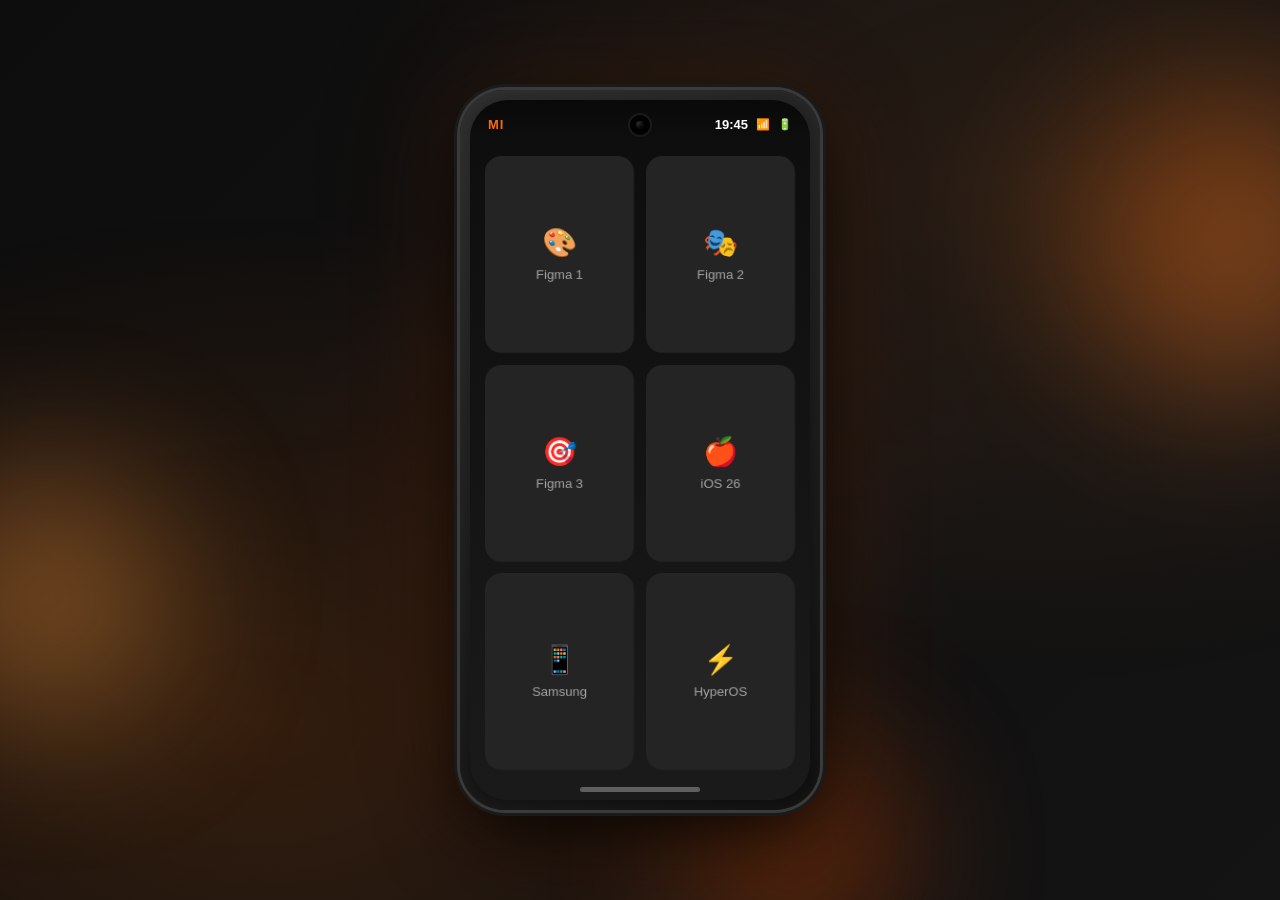
<file: index.html>
<!DOCTYPE html>
<html lang="en">
<head>
    <meta charset="UTF-8">
    <meta name="viewport" content="width=device-width, initial-scale=1.0, maximum-scale=1.0, user-scalable=no">
    <title>Xiaomi HyperOS 2.0</title>
    <link rel="stylesheet" href="style.css">
</head>
<body>
    <!-- Xiaomi Splash Screen -->
    <div id="xiaomiSplash" class="xiaomi-splash">
        <div class="xiaomi-logo">
            <svg viewBox="0 0 100 100" class="mi-logo">
                <rect x="10" y="10" width="35" height="35" rx="8" fill="#FF6900"/>
                <rect x="55" y="10" width="35" height="35" rx="8" fill="#FF6900"/>
                <rect x="10" y="55" width="35" height="35" rx="8" fill="#FF6900"/>
                <rect x="55" y="55" width="35" height="35" rx="8" fill="#FF6900"/>
            </svg>
        </div>
        <div class="xiaomi-text">xiaomi</div>
        <div class="xiaomi-tagline">HyperOS 2.0</div>
    </div>

    <!-- Xiaomi Background Orbs -->
    <div class="xiaomi-orb orange-1"></div>
    <div class="xiaomi-orb orange-2"></div>
    <div class="xiaomi-orb orange-3"></div>

    <!-- Phone Frame -->
    <div class="phone-frame">
        <!-- Phone Notch -->
        <div class="phone-notch">
            <div class="notch-camera"></div>
        </div>
        
        <!-- Phone Screen -->
        <div class="phone-screen">
            <!-- Status Bar -->
            <div class="xiaomi-status-bar">
                <div class="status-left">
                    <span class="mi-brand-small">MI</span>
                </div>
                <div class="status-right">
                    <span class="time" id="statusTime">12:00</span>
                    <span class="status-icon">📶</span>
                    <span class="status-icon">🔋</span>
                </div>
            </div>

            <!-- Main Content -->
            <div class="xiaomi-grid">
            <button class="xiaomi-btn" id="btt">
                <span class="btn-icon">🎨</span>
                <span class="btn-text">Figma 1</span>
            </button>
            <button class="xiaomi-btn" id="btt1">
                <span class="btn-icon">🎭</span>
                <span class="btn-text">Figma 2</span>
            </button>
            <button class="xiaomi-btn" id="btt2">
                <span class="btn-icon">🎯</span>
                <span class="btn-text">Figma 3</span>
            </button>
            <button class="xiaomi-btn" id="btt3">
                <span class="btn-icon">🍎</span>
                <span class="btn-text">iOS 26</span>
            </button>
            <button class="xiaomi-btn" id="btt4">
                <span class="btn-icon">📱</span>
                <span class="btn-text">Samsung</span>
            </button>
            <button class="xiaomi-btn" id="btt5">
                <span class="btn-icon">⚡</span>
                <span class="btn-text">HyperOS</span>
            </button>
            </div>
            
            <!-- Home Indicator -->
            <div class="xiaomi-home-indicator"></div>
        </div>
    </div>

    <script src="script.js"></script>
</body>
</html>
</file>
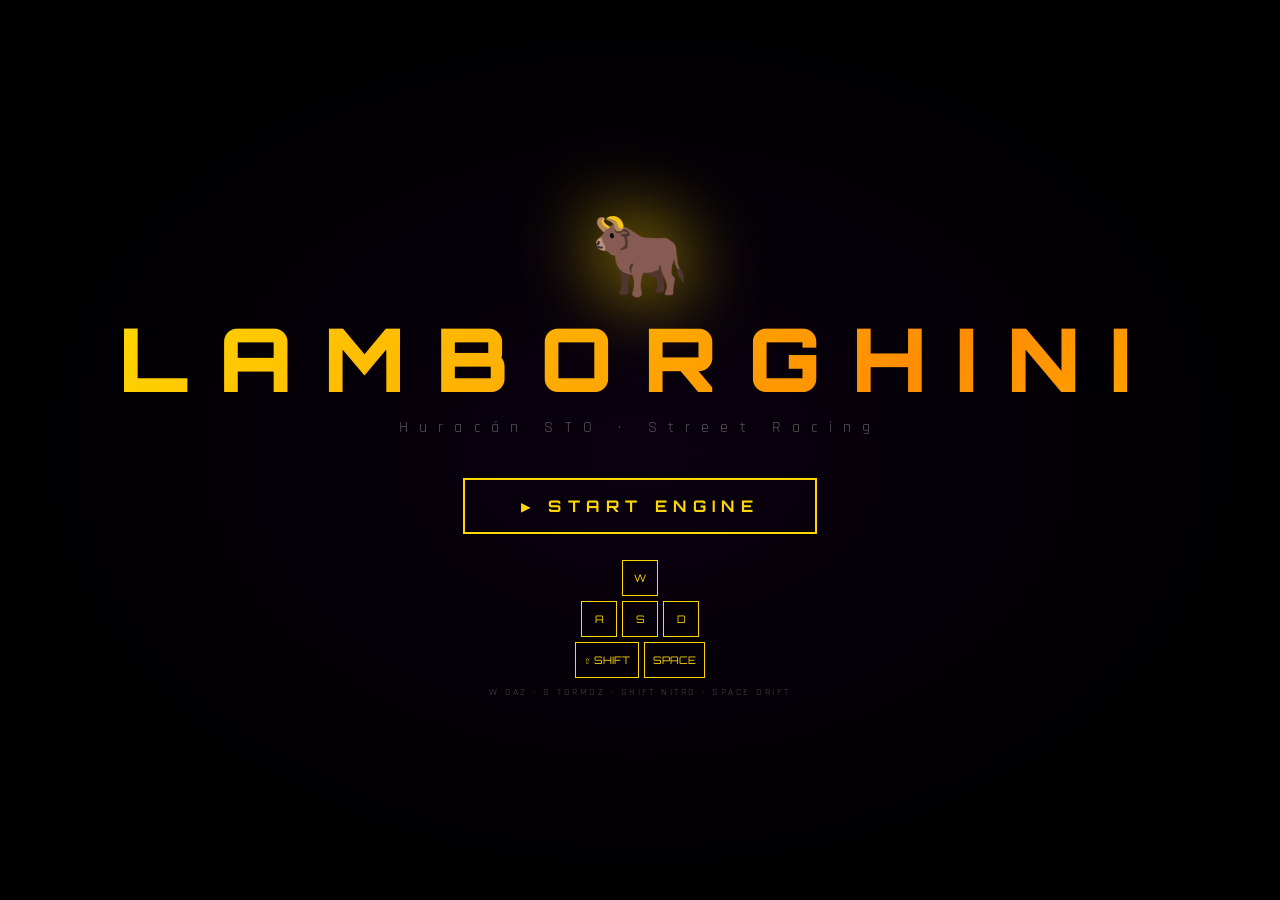
<file: in1.html>
<!DOCTYPE html>
<html lang="en">
<head>
<meta charset="UTF-8">
<title>LAMBORGHINI HURACÁN — STREET RACING</title>
<style>
@import url('https://fonts.googleapis.com/css2?family=Orbitron:wght@400;700;900&family=Rajdhani:wght@300;500;700&display=swap');
*{margin:0;padding:0;box-sizing:border-box}
body{background:#000;overflow:hidden;font-family:'Orbitron',monospace}
canvas{display:block}
#intro{position:fixed;inset:0;background:radial-gradient(ellipse at center,#0a0010 0%,#000 70%);display:flex;flex-direction:column;align-items:center;justify-content:center;z-index:100;transition:opacity 0.8s}
#intro.fade{opacity:0;pointer-events:none}
.bull{font-size:80px;display:block;animation:floatBull 3s ease-in-out infinite;filter:drop-shadow(0 0 40px #FFD700)}
.brand{font-size:clamp(2.5rem,7vw,5.5rem);font-weight:900;letter-spacing:.35em;background:linear-gradient(135deg,#FFD700 0%,#FF8C00 40%,#FFD700 80%);-webkit-background-clip:text;-webkit-text-fill-color:transparent;background-size:200%;animation:shimmer 2s linear infinite}
.model{font-family:'Rajdhani',sans-serif;font-size:1rem;letter-spacing:.7em;color:#555;margin-top:4px}
.sbtn{margin-top:40px;background:transparent;border:2px solid #FFD700;color:#FFD700;font-family:'Orbitron',monospace;font-size:1rem;font-weight:700;letter-spacing:.4em;padding:1rem 3.5rem;cursor:pointer;transition:.3s;animation:pulseBorder 2s ease-in-out infinite;pointer-events:all;display:block}
.sbtn:hover{background:#FFD700;color:#000;box-shadow:0 0 60px #FFD700}
.hgrid{margin-top:26px;display:flex;flex-direction:column;gap:5px;align-items:center;opacity:.45}
.hrow{display:flex;gap:5px;justify-content:center}
.hk{min-width:36px;height:36px;padding:0 8px;border:1px solid #FFD700;display:flex;align-items:center;justify-content:center;font-size:.65rem;color:#FFD700;font-family:'Orbitron',monospace}
.hl{font-family:'Rajdhani',sans-serif;font-size:.62rem;letter-spacing:.25em;color:#444;margin-top:3px;text-align:center}
#hud{position:fixed;top:0;left:0;right:0;display:flex;justify-content:space-between;align-items:flex-start;padding:18px 22px;pointer-events:none;z-index:20}
.hbox{background:rgba(0,0,0,.8);border:1px solid rgba(255,215,0,.2);backdrop-filter:blur(12px);padding:10px 16px}
.hlbl{font-size:.46rem;letter-spacing:.4em;color:#444;font-family:'Rajdhani',sans-serif;font-weight:600}
.hval{font-size:1.9rem;font-weight:900;color:#FFD700;line-height:1;text-shadow:0 0 10px #FFD700}
#keys{position:fixed;bottom:18px;left:18px;display:flex;flex-direction:column;gap:4px;pointer-events:none;z-index:20}
.krow{display:flex;gap:4px;justify-content:center}
.kb{min-width:38px;height:38px;padding:0 6px;border:1px solid rgba(255,215,0,.22);background:rgba(0,0,0,.65);display:flex;align-items:center;justify-content:center;font-size:.62rem;color:rgba(255,215,0,.38);font-family:'Orbitron',monospace;font-weight:700;transition:.07s;border-radius:3px}
.kb.on{background:#FFD700;color:#000;box-shadow:0 0 16px #FFD700;border-color:#FFD700}
.kb.drift-on{background:#FF00FF;color:#fff;box-shadow:0 0 20px #FF00FF;border-color:#FF00FF}
.kb.nitro-on{background:linear-gradient(135deg,#00FFFF,#7700FF);color:#fff;box-shadow:0 0 22px #00FFFF;border-color:#00FFFF}
#nwrap{position:fixed;bottom:18px;left:50%;transform:translateX(-50%);width:200px;pointer-events:none;z-index:20}
.nlbl{font-size:.46rem;letter-spacing:.5em;color:#FF8C00;font-family:'Rajdhani',sans-serif;text-align:center;margin-bottom:3px}
.ntrack{height:5px;background:rgba(255,140,0,.1);border:1px solid rgba(255,140,0,.22);border-radius:3px;overflow:hidden}
.nfill{height:100%;background:linear-gradient(90deg,#FF4400,#FFD700);border-radius:3px;transition:.04s}
#dmeter{position:fixed;top:50%;right:16px;transform:translateY(-50%);width:7px;height:100px;background:rgba(255,0,255,.08);border:1px solid rgba(255,0,255,.18);border-radius:4px;overflow:hidden;pointer-events:none;z-index:20}
#dfill{width:100%;height:0%;background:linear-gradient(180deg,#FF00FF,#FF4400);border-radius:4px;position:absolute;bottom:0;transition:.04s}
#gameover{position:fixed;inset:0;background:rgba(0,0,0,.88);display:none;flex-direction:column;align-items:center;justify-content:center;z-index:80;backdrop-filter:blur(10px)}
#gameover.show{display:flex}
.gotitle{font-size:clamp(3rem,10vw,8rem);font-weight:900;color:#FF0033;letter-spacing:.1em;text-shadow:0 0 60px rgba(255,0,51,.7);animation:shk .4s ease-out}
.goscore{margin-top:8px;font-family:'Rajdhani',sans-serif;font-size:1.3rem;color:#888;letter-spacing:.3em}.goscore span{color:#FFD700;font-weight:700}
.gobtn{margin-top:28px;background:transparent;border:2px solid #FFD700;color:#FFD700;font-family:'Orbitron',monospace;font-size:.88rem;font-weight:700;letter-spacing:.4em;padding:.9rem 2.5rem;cursor:pointer;transition:.3s;pointer-events:all;animation:pulseBorder 1.5s ease-in-out infinite}
.gobtn:hover{background:#FFD700;color:#000}
@keyframes floatBull{0%,100%{transform:translateY(0)}50%{transform:translateY(-10px)}}
@keyframes shimmer{0%{background-position:200% 0}100%{background-position:-200% 0}}
@keyframes pulseBorder{0%,100%{box-shadow:0 0 6px rgba(255,215,0,.2)}50%{box-shadow:0 0 26px rgba(255,215,0,.7),0 0 52px rgba(255,140,0,.35)}}
@keyframes shk{0%,100%{transform:translate(0)}25%{transform:translate(-12px,-8px) rotate(-2deg)}75%{transform:translate(10px,6px) rotate(1.5deg)}}
@keyframes zin{from{opacity:0;transform:scale(.5)}to{opacity:1;transform:scale(1)}}
</style>
</head>
<body>

<div id="intro">
  <div style="text-align:center;animation:zin 1s cubic-bezier(.16,1,.3,1) both">
    <span class="bull">🐂</span>
    <div class="brand">LAMBORGHINI</div>
    <div class="model">Huracán STO · Street Racing</div>
  </div>
  <button class="sbtn" id="startBtn" style="animation:zin 1s .3s cubic-bezier(.16,1,.3,1) both;opacity:0">▶ START ENGINE</button>
  <div class="hgrid" style="animation:zin 1s .55s both;opacity:0">
    <div class="hrow"><div class="hk">W</div></div>
    <div class="hrow"><div class="hk">A</div><div class="hk">S</div><div class="hk">D</div></div>
    <div class="hrow"><div class="hk">⇧ SHIFT</div><div class="hk">SPACE</div></div>
    <div class="hl">W GAZ · S TORMOZ · SHIFT NITRO · SPACE DRIFT</div>
  </div>
</div>

<div id="hud">
  <div class="hbox"><div class="hlbl">SCORE</div><div class="hval" id="hScore">0</div></div>
  <div class="hbox" style="text-align:center"><div class="hlbl">LAMBORGHINI HURACÁN STO</div><div style="color:#FF8C00;font-size:.78rem;letter-spacing:.5em;font-family:Rajdhani,sans-serif;font-weight:700">◆ STREET RACING ◆</div></div>
  <div class="hbox"><div class="hlbl">BEST</div><div class="hval" id="hBest">0</div></div>
</div>

<div id="keys">
  <div class="krow"><div class="kb" id="kW">W</div></div>
  <div class="krow"><div class="kb" id="kA">A</div><div class="kb" id="kS">S</div><div class="kb" id="kD">D</div></div>
  <div class="krow"><div class="kb" id="kSh">⇧ SHIFT</div><div class="kb" id="kSp">SPACE</div></div>
</div>

<div id="nwrap">
  <div class="nlbl" id="nlbl">⇧ NITRO</div>
  <div class="ntrack"><div class="nfill" id="nfill"></div></div>
</div>

<div id="dmeter"><div id="dfill"></div></div>

<div id="gameover">
  <div class="gotitle">CRASH!</div>
  <div class="goscore">SCORE: <span id="goScore">0</span></div>
  <button class="gobtn" id="goBtn">↺ RESTART</button>
</div>

<canvas id="c"></canvas>
<canvas id="sp" width="170" height="170" style="position:fixed;bottom:18px;right:18px;pointer-events:none;z-index:20"></canvas>

<script>
const canvas=document.getElementById('c'),ctx=canvas.getContext('2d');
const sc=document.getElementById('sp'),sctx=sc.getContext('2d');
let W,H;
function resize(){W=canvas.width=window.innerWidth;H=canvas.height=window.innerHeight;calcRoad();}
window.addEventListener('resize',resize);

// INPUT
const K={};
document.addEventListener('keydown',e=>{K[e.key]=true;K[e.key.toLowerCase()]=true;e.preventDefault();});
document.addEventListener('keyup',  e=>{K[e.key]=false;K[e.key.toLowerCase()]=false;});
const ik=(...a)=>a.some(k=>!!K[k]);

// ROAD
let roadX,roadW;
function calcRoad(){roadW=Math.min(560,W*0.55);roadX=(W-roadW)/2;}

// GAME STATE
let active=false,frame=0,score=0,best=0;

// CAR
const CW=44,CH=88;
let car={sx:0,sy:0,speed:0,vx:0,angle:0,heading:0,drift:0,drifting:false,nitro:100,alive:true};

// PHYSICS CONSTANTS
const MAX_SPD   = 9;    // normal max px/frame  → 220 km/h display
const MAX_NIT   = 14;   // nitro max → 320 km/h
const FRICTION  = 0.965; // inertia — W qo'yilganda uzoq ketadi
const BRAKE_F   = 0.82;
const LAT_DAMP  = 0.84;

// ACCELERATION CURVE: sekin boshlanib, o'rta tezlikda tez, oxirida yana qiyin
function getAccel(spd,maxS){
  const r=spd/maxS;
  if(r<0.12) return 0.048;   // 0→10  km/h  — juda sekin start
  if(r<0.30) return 0.040;   // 10→50 km/h
  if(r<0.55) return 0.030;   // 50→120 km/h
  if(r<0.78) return 0.018;   // 120→200 km/h
  return 0.007;               // 200→320 km/h — qiyin
}

// KMH DISPLAY: speed(px/frame) → km/h
function toKmh(s){
  const t=Math.min(1,s/MAX_NIT);
  return Math.round(t*t*(3-2*t)*320);
}

// WORLD
let scroll=0;
let lines=[],bldgs=[],obs=[],parts=[],exh=[],skids=[];

function mkB(y){
  const side=Math.random()<.5?'L':'R';
  const bw=55+Math.random()*115,bh=65+Math.random()*210;
  const bx=side==='L'?roadX-14-bw-Math.random()*75:roadX+roadW+14+Math.random()*75;
  return{x:bx,y,w:bw,h:bh,side,
    clr:`hsl(${208+Math.random()*45},${11+Math.random()*13}%,${5+Math.random()*9}%)`,
    wc:`rgba(${Math.random()<.4?255:50},${Math.random()*70},0,${.1+Math.random()*.18})`,
    neon:Math.random()<.33,nc:`hsl(${Math.random()*360},100%,55%)`};
}

function initGame(){
  calcRoad();frame=0;score=0;
  car.sx=W/2;car.sy=H*.72;
  car.speed=0;car.vx=0;car.angle=0;car.heading=0;
  car.drift=0;car.drifting=false;car.nitro=100;car.alive=true;
  obs=[];parts=[];exh=[];skids=[];scroll=0;lines=[];bldgs=[];
  for(let i=0;i<18;i++) lines.push({y:i*(H/8)});
  for(let i=0;i<35;i++) bldgs.push(mkB(Math.random()*H*4-H));
  document.getElementById('gameover').classList.remove('show');
  active=true;
}

function spawnOb(){
  const lw=roadW/4,lane=Math.floor(Math.random()*4);
  const cx=roadX+lane*lw+lw/2;
  const t=Math.random()<.18?'truck':'car';
  const cc=['#e74c3c','#3498db','#2ecc71','#9b59b6','#e67e22','#ecf0f1','#1abc9c'];
  obs.push({x:cx,y:-130,w:t==='truck'?50:38,h:t==='truck'?108:78,type:t,clr:cc[Math.floor(Math.random()*cc.length)],spd:.4+Math.random()*.85});
}

// UPDATE
function update(){
  if(!active||!car.alive) return;
  frame++;

  const gas  =ik('w','W','ArrowUp');
  const brake=ik('s','S','ArrowDown');
  const left =ik('a','A','ArrowLeft');
  const right=ik('d','D','ArrowRight');
  const nitro=ik('Shift','shift');
  const drift=ik(' ');

  score+=car.speed*0.055;

  // === FORWARD PHYSICS ===
  const maxS=(nitro&&car.nitro>5)?MAX_NIT:MAX_SPD;
  if(gas){
    const a=getAccel(car.speed,maxS);
    car.speed=Math.min(maxS,car.speed+a);
    if(nitro&&car.nitro>5) car.nitro=Math.max(0,car.nitro-0.55);
    else car.nitro=Math.min(100,car.nitro+0.1);
  } else if(brake){
    // Tormoz — tezlik va yon harakat ikkalasi ham kamayadigan real tormoz
    car.speed *= BRAKE_F;
    car.vx    *= BRAKE_F;  // yon inertia ham tormozlanadi
    if(car.speed < 0.05) car.speed = 0;
    car.nitro = Math.min(100, car.nitro + 0.28);
  } else {
    // W qo'yildi — inertia! uzoq ketadi, sekin-sekin to'xtaydi
    car.speed*=FRICTION;
    if(car.speed<0.03) car.speed=0;
    car.nitro=Math.min(100,car.nitro+0.16);
  }

  // === DRIFT ===
  // Speed ratio 0..1
  const sf = Math.min(1, car.speed / MAX_SPD);

  if(drift && car.speed > 1.2){
    car.drifting = true;
    car.drift = Math.min(1, car.drift + 0.055);
  } else {
    car.drifting = false;
    car.drift = Math.max(0, car.drift - 0.04);
  }

  // === STEERING ===
  // Tezlik qancha ko'p bo'lsa, burilish shuncha ta'sirchan (real mashina)
  // Lekin juda past tezlikda (to'xtab qolganda) burilish ishlamaydi
  const steerPower = sf * sf * 0.55 + sf * 0.2; // kvadratik — tez ketganda keskin
  const driftMult = car.drifting ? 2.2 : 1.0;

  if(left && car.speed > 0.2){
    car.vx -= steerPower * driftMult;
    // Visual angle — tez ketganda ko'proq egiladi
    car.angle = Math.max(car.angle - (2 + sf * 4), -22);
    car.heading = Math.max(car.heading - (1.2 + sf * 1.8) * driftMult, -24);
  } else if(right && car.speed > 0.2){
    car.vx += steerPower * driftMult;
    car.angle = Math.min(car.angle + (2 + sf * 4),  22);
    car.heading = Math.min(car.heading + (1.2 + sf * 1.8) * driftMult,  24);
  } else {
    // Ruletor markaz qaytadi — tez qaytsin
    car.heading *= car.drifting ? 0.97 : 0.78;
    car.angle   *= car.drifting ? 0.97 : 0.76;
  }

  // Yon inertia — tezlikka qarab seziladi
  // Tez ketganda yon harakat kamroq seziladi (understeering effect)
  const latFriction = car.drifting ? 0.91 : (0.72 + sf * 0.18);
  car.vx *= latFriction;

  // Max yon tezlik — tezlikga proporsional
  const maxLat = 4 + sf * 7;
  car.vx = Math.max(-maxLat, Math.min(maxLat, car.vx));

  // === POSITION ===
  car.sx+=car.vx;
  if(car.drifting) car.sy+=car.vx*0.1;
  car.sy=Math.max(H*.5,Math.min(H*.86,car.sy));
  const mg=CW/2+6;
  if(car.sx<roadX+mg){car.sx=roadX+mg;car.vx=Math.max(0,car.vx);}
  if(car.sx>roadX+roadW-mg){car.sx=roadX+roadW-mg;car.vx=Math.min(0,car.vx);}

  // === WORLD SCROLL ===
  const sc2=car.speed;
  scroll+=sc2;
  lines.forEach(m=>{m.y+=sc2;if(m.y>H+40)m.y=-40;});
  bldgs.forEach(b=>{
    b.y+=sc2*0.27;
    if(b.y>H+b.h+60){b.y=-(b.h+60);Object.assign(b,mkB(b.y));
      b.x=b.side==='L'?roadX-14-b.w-Math.random()*75:roadX+roadW+14+Math.random()*75;}
  });

  // Skid marks
  if(car.drifting&&car.speed>1&&frame%2===0)
    skids.push({x:car.sx,y:car.sy+CH*.34,len:20,life:1});
  skids.forEach(sk=>{sk.y+=sc2;sk.life-=.008;});
  skids=skids.filter(s=>s.life>0&&s.y<H+70);

  // Obstacles
  const rate=Math.max(26,80-Math.floor(score/160));
  if(car.speed>0.4&&frame%rate===0) spawnOb();
  obs.forEach(ob=>{
    ob.y+=sc2*(0.22+ob.spd);
    if(car.alive&&Math.abs(ob.x-car.sx)<(ob.w+CW)/2-4&&Math.abs(ob.y-car.sy)<(ob.h+CH)/2-5) doCrash();
  });
  obs=obs.filter(o=>o.y<H+160);

  // Exhaust
  if(frame%2===0) spawnExh(nitro&&car.nitro>5,car.drifting);
  exh.forEach(e=>{e.x+=e.vx;e.y+=e.vy;e.life-=.062;e.sz*=1.05;});
  exh=exh.filter(e=>e.life>0);

  parts.forEach(p=>{p.x+=p.vx;p.y+=p.vy;p.vy+=.2;p.life-=.019;p.sz*=.97;});
  parts=parts.filter(p=>p.life>0);

  // KEY UI
  // Key UI — faqat bosilgan tugma yonsin
  setK('kW', gas);
  setK('kS', brake);
  setK('kA', left && !car.drifting);
  setK('kD', right && !car.drifting);
  if(left  && car.drifting) document.getElementById('kA').className='kb drift-on';
  if(right && car.drifting) document.getElementById('kD').className='kb drift-on';
  if(!left  && !car.drifting) setK('kA', false);
  if(!right && !car.drifting) setK('kD', false);
  setKSp('kSp', car.drifting);
  const ksh=document.getElementById('kSh');
  ksh.className='kb'+(nitro&&car.nitro>5?' nitro-on':'');
  document.getElementById('nfill').style.width=car.nitro+'%';
  document.getElementById('nfill').style.background=nitro?'linear-gradient(90deg,#00FFFF,#AA00FF)':'linear-gradient(90deg,#FF4400,#FFD700)';
  document.getElementById('nlbl').textContent=nitro?'◆ NITRO ACTIVE ◆':'⇧ NITRO';
  document.getElementById('dfill').style.height=(car.drift*100)+'%';
  document.getElementById('hScore').textContent=Math.floor(score);
}

function setK(id,on){const e=document.getElementById(id);e.className='kb'+(on?' on':'');}
function setKDrift(id,on){const e=document.getElementById(id);if(on)e.className='kb drift-on';}
function setKSp(id,on){const e=document.getElementById(id);e.className='kb'+(on?' drift-on':'');}

function spawnExh(isNit,isDrift){
  for(let i=-1;i<=1;i+=2){
    exh.push({x:car.sx+i*10,y:car.sy+CH/2+4,
      vx:(Math.random()-.5)*2+i*(isDrift?2.2:0),
      vy:car.speed*.22+Math.random()*1.4,
      life:1,sz:isNit?15:isDrift?9:5,isNit,isDrift});
  }
}

function boom(x,y,c,n=22){
  for(let i=0;i<n;i++){const a=Math.random()*Math.PI*2,s=3+Math.random()*10;
    parts.push({x,y,vx:Math.cos(a)*s,vy:Math.sin(a)*s,life:1,clr:c,sz:3+Math.random()*6});}
}

function doCrash(){
  if(!car.alive) return;
  car.alive=false;active=false;
  boom(car.sx,car.sy,'#FF0033',28);boom(car.sx,car.sy,'#FFD700',18);boom(car.sx,car.sy,'#FF6B00',14);
  if(score>best){best=Math.floor(score);document.getElementById('hBest').textContent=best;}
  document.getElementById('goScore').textContent=Math.floor(score);
  setTimeout(()=>document.getElementById('gameover').classList.add('show'),800);
}

// DRAW ROAD
function drawRoad(){
  ctx.fillStyle='#020308';ctx.fillRect(0,0,W,H);
  bldgs.forEach(b=>{
    ctx.fillStyle=b.clr;ctx.fillRect(b.x,b.y-b.h,b.w,b.h);
    ctx.fillStyle=b.wc;
    for(let wy=b.y-b.h+8;wy<b.y-6;wy+=16)
      for(let wx=b.x+5;wx<b.x+b.w-5;wx+=13)
        if((wx^wy)%3!==0) ctx.fillRect(wx,wy,7,9);
    if(b.neon){ctx.strokeStyle=b.nc+'55';ctx.lineWidth=1.5;ctx.shadowColor=b.nc;ctx.shadowBlur=9;ctx.strokeRect(b.x,b.y-b.h,b.w,b.h);ctx.shadowBlur=0;}
  });
  const rg=ctx.createLinearGradient(roadX,0,roadX+roadW,0);
  rg.addColorStop(0,'#0e0e1e');rg.addColorStop(.5,'#181832');rg.addColorStop(1,'#0e0e1e');
  ctx.fillStyle=rg;ctx.fillRect(roadX,0,roadW,H);
  // edge glows
  [[roadX,1],[roadX+roadW,-1]].forEach(([ex,dir])=>{
    const eg=ctx.createLinearGradient(ex,0,ex+dir*50,0);
    eg.addColorStop(0,'rgba(255,100,0,0.13)');eg.addColorStop(1,'transparent');
    ctx.fillStyle=eg;ctx.fillRect(ex-25,0,50,H);
  });
  ctx.shadowColor='#FF6B00';ctx.shadowBlur=16;ctx.strokeStyle='#FF6B00';ctx.lineWidth=3;
  ctx.beginPath();ctx.moveTo(roadX,0);ctx.lineTo(roadX,H);ctx.stroke();
  ctx.beginPath();ctx.moveTo(roadX+roadW,0);ctx.lineTo(roadX+roadW,H);ctx.stroke();
  ctx.shadowBlur=0;
  ctx.setLineDash([30,22]);ctx.strokeStyle='rgba(255,220,0,0.13)';ctx.lineWidth=1.5;
  for(let l=1;l<4;l++){const lx=roadX+(roadW/4)*l;ctx.beginPath();ctx.moveTo(lx,0);ctx.lineTo(lx,H);ctx.stroke();}
  ctx.setLineDash([]);
  lines.forEach(m=>{ctx.fillStyle='rgba(255,215,0,0.42)';ctx.shadowColor='#FFD700';ctx.shadowBlur=5;ctx.fillRect(roadX+roadW/2-2.5,m.y,5,26);ctx.shadowBlur=0;});
  skids.forEach(sk=>{
    ctx.globalAlpha=sk.life*0.42;ctx.strokeStyle='#1e1e1e';ctx.lineWidth=5;ctx.setLineDash([9,6]);
    ctx.beginPath();ctx.moveTo(sk.x-7,sk.y);ctx.lineTo(sk.x-7,sk.y+sk.len);ctx.stroke();
    ctx.beginPath();ctx.moveTo(sk.x+7,sk.y);ctx.lineTo(sk.x+7,sk.y+sk.len);ctx.stroke();
    ctx.setLineDash([]);ctx.globalAlpha=1;
  });
}

// DRAW LAMBO
function drawLambo(cx,cy,bc,w,h,ang,isP){
  ctx.save();ctx.translate(cx,cy);ctx.rotate(ang*Math.PI/180);
  const hw=w/2,hh=h/2;
  ctx.save();ctx.translate(3,5);ctx.fillStyle='rgba(0,0,0,0.42)';
  ctx.beginPath();ctx.ellipse(0,4,hw+3,hh+2,0,0,Math.PI*2);ctx.fill();ctx.restore();
  const bg=ctx.createLinearGradient(-hw,0,hw,0);
  bg.addColorStop(0,sh(bc,-65));bg.addColorStop(.12,sh(bc,-30));bg.addColorStop(.32,bc);
  bg.addColorStop(.5,sh(bc,55));bg.addColorStop(.68,bc);bg.addColorStop(.88,sh(bc,-30));bg.addColorStop(1,sh(bc,-65));
  ctx.fillStyle=bg;
  ctx.beginPath();
  ctx.moveTo(-hw+6,hh);ctx.lineTo(hw-6,hh);
  ctx.bezierCurveTo(hw+2,hh,hw+7,hh-12,hw+6,hh-26);
  ctx.lineTo(hw+8,hh-36);ctx.lineTo(hw+6,10);ctx.lineTo(hw+4,-8);
  ctx.lineTo(hw+8,-hh+38);ctx.lineTo(hw+4,-hh+20);
  ctx.bezierCurveTo(hw+2,-hh+14,hw-3,-hh+7,hw-12,-hh+3);
  ctx.lineTo(-hw+12,-hh+3);
  ctx.bezierCurveTo(-hw+3,-hh+7,-hw-2,-hh+14,-hw-4,-hh+20);
  ctx.lineTo(-hw-8,-hh+38);ctx.lineTo(-hw-4,-8);ctx.lineTo(-hw-6,10);
  ctx.lineTo(-hw-8,hh-36);ctx.lineTo(-hw-6,hh-26);
  ctx.bezierCurveTo(-hw-7,hh-12,-hw-2,hh,-hw+6,hh);
  ctx.closePath();ctx.fill();
  ctx.strokeStyle=sh(bc,-75);ctx.lineWidth=1.2;ctx.stroke();
  ctx.fillStyle='rgba(18,55,115,0.88)';
  ctx.beginPath();ctx.moveTo(-hw+16,-hh+7);ctx.lineTo(hw-16,-hh+7);ctx.lineTo(hw-10,-hh+30);ctx.lineTo(-hw+10,-hh+30);ctx.closePath();ctx.fill();
  ctx.fillStyle='rgba(255,255,255,0.09)';
  ctx.beginPath();ctx.moveTo(-hw+18,-hh+9);ctx.lineTo(-2,-hh+9);ctx.lineTo(-7,-hh+28);ctx.lineTo(-hw+12,-hh+28);ctx.closePath();ctx.fill();
  ctx.fillStyle='rgba(6,26,65,0.84)';
  ctx.beginPath();ctx.moveTo(-hw+14,hh-7);ctx.lineTo(hw-14,hh-7);ctx.lineTo(hw-18,hh-26);ctx.lineTo(-hw+18,hh-26);ctx.closePath();ctx.fill();
  ctx.fillStyle='rgba(0,0,0,0.27)';
  ctx.beginPath();ctx.moveTo(-5,-hh+34);ctx.lineTo(5,-hh+34);ctx.lineTo(3,-hh+13);ctx.lineTo(-3,-hh+13);ctx.closePath();ctx.fill();
  ctx.strokeStyle=sh(bc,-45);ctx.lineWidth=1;
  ctx.beginPath();ctx.moveTo(-hw+22,-hh+6);ctx.lineTo(-18,-hh+34);ctx.stroke();
  ctx.beginPath();ctx.moveTo(hw-22,-hh+6);ctx.lineTo(18,-hh+34);ctx.stroke();
  ctx.fillStyle='rgba(0,0,0,0.65)';
  ctx.fillRect(-hw-5,-12,9,24);ctx.fillRect(-hw-5,-1,12,3);ctx.fillRect(-hw-5,7,12,3);
  ctx.fillRect(hw-4,-12,9,24);ctx.fillRect(hw-8,-1,12,3);ctx.fillRect(hw-8,7,12,3);
  if(isP){ctx.shadowColor='#FFFDE0';ctx.shadowBlur=26;}
  ctx.fillStyle='#FFFCE0';
  ctx.beginPath();ctx.moveTo(-hw+7,-hh+1);ctx.lineTo(-hw+20,-hh+1);ctx.lineTo(-hw+18,-hh+9);ctx.lineTo(-hw+5,-hh+9);ctx.closePath();ctx.fill();
  ctx.beginPath();ctx.moveTo(hw-7,-hh+1);ctx.lineTo(hw-20,-hh+1);ctx.lineTo(hw-18,-hh+9);ctx.lineTo(hw-5,-hh+9);ctx.closePath();ctx.fill();
  ctx.fillStyle='rgba(255,252,200,0.68)';ctx.fillRect(-hw+20,-hh+1,w-40,2);
  ctx.shadowBlur=0;
  ctx.fillStyle='#FF0033';ctx.shadowColor='#FF0033';ctx.shadowBlur=isP?13:4;
  ctx.fillRect(-hw+4,hh-7,16,5);ctx.fillRect(hw-20,hh-7,16,5);
  ctx.fillStyle='rgba(255,0,51,0.38)';ctx.fillRect(-hw+20,hh-6,w-40,3);
  ctx.shadowBlur=0;
  ctx.fillStyle=sh(bc,14);ctx.beginPath();ctx.roundRect(-hw+12,-hh+32,w-24,hh-24,3);ctx.fill();
  ctx.strokeStyle=sh(bc,-14);ctx.lineWidth=1.4;
  ctx.beginPath();ctx.moveTo(0,-hh+32);ctx.lineTo(0,hh-26);ctx.stroke();
  [{x:-hw-3,y:-hh+16},{x:hw-7,y:-hh+16},{x:-hw-3,y:hh-36},{x:hw-7,y:hh-36}].forEach(wh=>{
    ctx.fillStyle='#0d0d0d';ctx.beginPath();ctx.roundRect(wh.x-1,wh.y,10,19,2);ctx.fill();
    const rcx=wh.x+4,rcy=wh.y+9.5;
    ctx.strokeStyle='#888';ctx.lineWidth=1.5;ctx.beginPath();ctx.arc(rcx,rcy,3.5,0,Math.PI*2);ctx.stroke();
    ctx.strokeStyle='#666';ctx.lineWidth=1;
    for(let s=0;s<5;s++){const a=(s/5)*Math.PI*2+frame*.18;ctx.beginPath();ctx.moveTo(rcx,rcy);ctx.lineTo(rcx+Math.cos(a)*3.2,rcy+Math.sin(a)*3.2);ctx.stroke();}
  });
  ctx.font='8px serif';ctx.textAlign='center';ctx.fillStyle='#FFD700';ctx.shadowColor='#FFD700';ctx.shadowBlur=5;
  ctx.fillText('🐂',0,-hh+42);ctx.shadowBlur=0;
  ctx.restore();
}

function sh(hex,p){
  let r=parseInt(hex.slice(1,3),16)||200,g=parseInt(hex.slice(3,5),16)||170,b=parseInt(hex.slice(5,7),16)||0;
  return`rgb(${Math.max(0,Math.min(255,r+p))},${Math.max(0,Math.min(255,g+p))},${Math.max(0,Math.min(255,b+p))})`;
}

// DRAW EXHAUST
function drawExh(){
  exh.forEach(e=>{
    const g=ctx.createRadialGradient(e.x,e.y,0,e.x,e.y,e.sz);
    if(e.isNit){g.addColorStop(0,`rgba(180,255,255,${e.life})`);g.addColorStop(.3,`rgba(0,180,255,${e.life*.7})`);g.addColorStop(.7,`rgba(120,0,200,${e.life*.3})`);g.addColorStop(1,'rgba(0,0,0,0)');}
    else if(e.isDrift){g.addColorStop(0,`rgba(255,80,200,${e.life*.8})`);g.addColorStop(.5,`rgba(180,0,100,${e.life*.3})`);g.addColorStop(1,'rgba(0,0,0,0)');}
    else{g.addColorStop(0,`rgba(195,105,0,${e.life*.7})`);g.addColorStop(.5,`rgba(130,55,0,${e.life*.22})`);g.addColorStop(1,'rgba(0,0,0,0)');}
    ctx.fillStyle=g;ctx.beginPath();ctx.arc(e.x,e.y,e.sz,0,Math.PI*2);ctx.fill();
  });
}

// DRAW PARTICLES
function drawParts(){
  parts.forEach(p=>{ctx.save();ctx.globalAlpha=p.life;ctx.fillStyle=p.clr;ctx.shadowColor=p.clr;ctx.shadowBlur=6;ctx.beginPath();ctx.arc(p.x,p.y,p.sz*p.life,0,Math.PI*2);ctx.fill();ctx.restore();});
  ctx.shadowBlur=0;ctx.globalAlpha=1;
}

// SPEEDOMETER
function drawSpeedo(){
  const kmh=toKmh(car.speed),maxK=320,ratio=kmh/maxK;
  sctx.clearRect(0,0,170,170);
  const cx=85,cy=85,r=76;
  sctx.beginPath();sctx.arc(cx,cy,r,0,Math.PI*2);sctx.fillStyle='rgba(0,0,0,0.92)';sctx.fill();
  sctx.strokeStyle='rgba(255,215,0,0.07)';sctx.lineWidth=2;sctx.stroke();
  const sa=Math.PI*.75,sp=Math.PI*1.5;
  sctx.beginPath();sctx.arc(cx,cy,r-9,sa,sa+sp);sctx.strokeStyle='rgba(255,215,0,0.06)';sctx.lineWidth=14;sctx.stroke();
  const col=kmh>250?'#FF0033':kmh>150?'#FF6B00':kmh>60?'#FFD700':'#44FF88';
  if(ratio>0.001){
    sctx.beginPath();sctx.arc(cx,cy,r-9,sa,sa+sp*ratio);
    sctx.strokeStyle=col;sctx.lineWidth=14;sctx.shadowColor=col;sctx.shadowBlur=16;sctx.stroke();sctx.shadowBlur=0;
  }
  // Ticks at key km/h values
  [0,10,30,60,100,150,200,250,320].forEach(tk=>{
    const a=sa+sp*(tk/maxK);
    sctx.beginPath();sctx.moveTo(cx+Math.cos(a)*(r-17),cy+Math.sin(a)*(r-17));
    sctx.lineTo(cx+Math.cos(a)*(r-26),cy+Math.sin(a)*(r-26));
    sctx.strokeStyle=tk/maxK<=ratio?col:'rgba(255,215,0,0.2)';sctx.lineWidth=2;sctx.stroke();
    if([0,10,30,100,320].includes(tk)){
      sctx.fillStyle='rgba(255,215,0,0.38)';sctx.font='5.5px Orbitron';sctx.textAlign='center';
      sctx.fillText(tk,cx+Math.cos(a)*(r-34),cy+Math.sin(a)*(r-34)+2);
    }
  });
  // Needle
  const na=sa+sp*ratio;
  sctx.save();sctx.translate(cx,cy);sctx.rotate(na);
  sctx.beginPath();sctx.moveTo(0,9);sctx.lineTo(0,-(r-22));
  sctx.strokeStyle='#FF2244';sctx.lineWidth=2.5;sctx.shadowColor='#FF2244';sctx.shadowBlur=10;sctx.stroke();sctx.shadowBlur=0;
  sctx.restore();
  sctx.beginPath();sctx.arc(cx,cy,9,0,Math.PI*2);sctx.fillStyle='#1a1a1a';sctx.fill();
  sctx.beginPath();sctx.arc(cx,cy,4.5,0,Math.PI*2);sctx.fillStyle='#FF2244';sctx.fill();
  sctx.fillStyle=col;sctx.font='bold 22px Orbitron';sctx.textAlign='center';sctx.textBaseline='middle';
  sctx.shadowColor=col;sctx.shadowBlur=11;sctx.fillText(kmh,cx,cy-6);sctx.shadowBlur=0;
  sctx.fillStyle='#444';sctx.font='6.5px Rajdhani';sctx.fillText('KM/H',cx,cy+11);
  sctx.fillStyle='#FFD700';sctx.font='11px serif';sctx.fillText('🐂',cx,cy+24);
}

// RENDER
function render(){
  ctx.clearRect(0,0,W,H);
  drawRoad();
  drawExh();
  obs.forEach(ob=>drawLambo(ob.x,ob.y,ob.clr,ob.w,ob.h,0,false));
  const kmh=toKmh(car.speed);
  if(kmh>50){
    const intense=Math.min(1,(kmh-50)/270);
    ctx.globalAlpha=intense*0.16;
    const lc=ik('Shift','shift')&&car.nitro>5?'rgba(0,255,255,1)':car.drifting?'rgba(255,80,200,1)':'rgba(255,255,255,1)';
    for(let i=0;i<24;i++){
      ctx.strokeStyle=lc;ctx.lineWidth=.4;
      const lx=roadX+Math.random()*roadW,ly=Math.random()*H;
      ctx.beginPath();ctx.moveTo(lx,ly);ctx.lineTo(lx+(Math.random()-.5)*3,ly+45+kmh*.14);ctx.stroke();
    }
    ctx.globalAlpha=1;
  }
  if(car.alive){
    const isNit=ik('Shift','shift')&&car.nitro>5;
    ctx.shadowColor=car.drifting?'#FF00FF':isNit?'#00FFFF':'#FFD700';
    ctx.shadowBlur=16+car.speed*2+(isNit?18:0)+(car.drifting?14:0);
    drawLambo(car.sx,car.sy,'#FFD700',CW,CH,car.angle+car.heading*.28,true);
    ctx.shadowBlur=0;
  }
  drawParts();
  if(ik('Shift','shift')&&car.nitro>5&&car.speed>1){ctx.fillStyle='rgba(0,160,255,0.028)';ctx.fillRect(0,0,W,H);}
  if(car.drifting&&car.speed>0.5){ctx.fillStyle='rgba(255,0,180,0.022)';ctx.fillRect(0,0,W,H);}
  drawSpeedo();
}

// LOOP
function loop(){update();render();requestAnimationFrame(loop);}

// INIT
resize();
document.getElementById('startBtn').onclick=()=>{
  document.getElementById('intro').classList.add('fade');
  setTimeout(()=>document.getElementById('intro').style.display='none',800);
  initGame();loop();
};
document.getElementById('goBtn').onclick=()=>initGame();
</script>
</body>
</html>
</file>
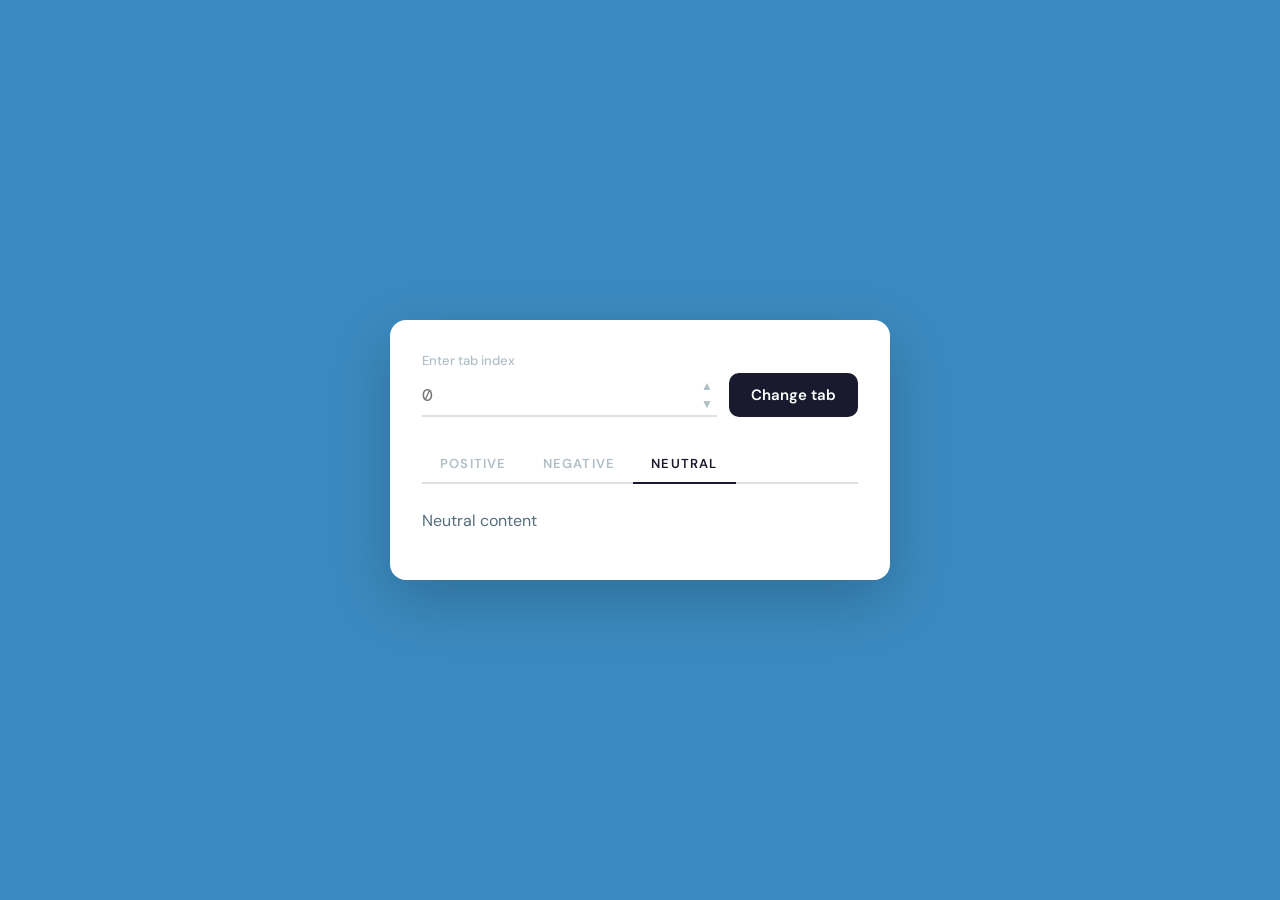
<file: in4.html>
<!DOCTYPE html>
<html lang="uz">
<head>
<meta charset="UTF-8">
<meta name="viewport" content="width=device-width, initial-scale=1.0">
<title>Tab Index Switcher</title>
<link href="https://fonts.googleapis.com/css2?family=DM+Sans:wght@400;500;600;700&family=DM+Mono:wght@400;500&display=swap" rel="stylesheet">
<style>
  *, *::before, *::after { box-sizing: border-box; margin: 0; padding: 0; }

  body {
    font-family: 'DM Sans', sans-serif;
    background: #3b8abf;
    min-height: 100vh;
    display: flex;
    align-items: center;
    justify-content: center;
  }

  .card {
    background: #ffffff;
    border-radius: 16px;
    padding: 32px;
    width: 500px;
    box-shadow: 0 20px 60px rgba(0,0,0,0.2);
  }

  .input-row {
    display: flex;
    gap: 12px;
    align-items: flex-end;
    margin-bottom: 28px;
  }

  .input-wrapper {
    flex: 1;
    position: relative;
  }

  .input-wrapper label {
    display: block;
    font-size: 13px;
    color: #b0bec5;
    margin-bottom: 6px;
    font-weight: 500;
  }

  .tab-input {
    width: 100%;
    border: none;
    border-bottom: 2px solid #e0e0e0;
    outline: none;
    font-size: 18px;
    font-family: 'DM Mono', monospace;
    color: #1a1a2e;
    padding: 8px 32px 8px 0;
    background: transparent;
    transition: border-color 0.2s;
  }

  .tab-input:focus { border-bottom-color: #3b8abf; }

  .spinner-btns {
    position: absolute;
    right: 0;
    top: 50%;
    transform: translateY(-20%);
    display: flex;
    flex-direction: column;
    gap: 2px;
  }

  .spinner-btns button {
    background: none;
    border: none;
    cursor: pointer;
    color: #b0bec5;
    font-size: 12px;
    padding: 1px 4px;
  }

  .spinner-btns button:hover { color: #1a1a2e; }

  .change-btn {
    background: #1a1a2e;
    color: #fff;
    border: none;
    border-radius: 10px;
    padding: 12px 22px;
    font-family: 'DM Sans', sans-serif;
    font-size: 15px;
    font-weight: 600;
    cursor: pointer;
    white-space: nowrap;
  }

  .change-btn:hover { background: #2d2d44; }

  .tabs {
    display: flex;
    border-bottom: 2px solid #e0e0e0;
    margin-bottom: 24px;
  }

  .tab-btn {
    background: none;
    border: none;
    font-family: 'DM Sans', sans-serif;
    font-size: 13px;
    font-weight: 600;
    letter-spacing: 1.2px;
    text-transform: uppercase;
    padding: 10px 18px;
    cursor: pointer;
    color: #b0bec5;
    position: relative;
    transition: color 0.2s;
  }

  .tab-btn::after {
    content: '';
    position: absolute;
    bottom: -2px;
    left: 0;
    width: 100%;
    height: 2px;
    background: #1a1a2e;
    transform: scaleX(0);
    transition: transform 0.25s;
  }

  .tab-btn.active { color: #1a1a2e; }
  .tab-btn.active::after { transform: scaleX(1); }

  .tab-content {
    display: none;
    font-size: 16px;
    min-height: 40px;
    line-height: 1.6;
    animation: fadeIn 0.2s ease;
  }

  .tab-content.active { display: block; }

  @keyframes fadeIn {
    from { opacity: 0; transform: translateY(5px); }
    to   { opacity: 1; transform: translateY(0); }
  }

  #content-positive { color: #2e7d32; }
  #content-negative { color: #c62828; }
  #content-neutral  { color: #546e7a; }
</style>
</head>
<body>

<div class="card">
  <div class="input-row">
    <div class="input-wrapper">
      <label>Enter tab index</label>
      <input type="number" id="tabInput" class="tab-input" placeholder="0" />
      <div class="spinner-btns">
        <button onclick="changeVal(1)">▲</button>
        <button onclick="changeVal(-1)">▼</button>
      </div>
    </div>
    <button class="change-btn" onclick="changeTab()">Change tab</button>
  </div>

  <div class="tabs">
    <button class="tab-btn" id="tab-positive" onclick="switchTab('positive')">Positive</button>
    <button class="tab-btn" id="tab-negative" onclick="switchTab('negative')">Negative</button>
    <button class="tab-btn active" id="tab-neutral"  onclick="switchTab('neutral')">Neutral</button>
  </div>

  <div class="tab-content" id="content-positive">✅ Positive — Son 0 dan <strong>katta</strong>.</div>
  <div class="tab-content" id="content-negative">❌ Negative — Son 0 dan <strong>kichik</strong>.</div>
  <div class="tab-content active" id="content-neutral">Neutral content</div>
</div>

<script>
  function changeVal(dir) {
    var input = document.getElementById('tabInput');
    var val = parseInt(input.value);
    if (isNaN(val)) val = 0;
    input.value = val + dir;
  }

  function changeTab() {
    var val = parseInt(document.getElementById('tabInput').value);
    if (isNaN(val) || val === 0) {
      switchTab('neutral');
    } else if (val > 0) {
      switchTab('positive');
    } else {
      switchTab('negative');
    }
  }

  function switchTab(name) {
    ['positive', 'negative', 'neutral'].forEach(function(t) {
      document.getElementById('tab-' + t).classList.remove('active');
      document.getElementById('content-' + t).classList.remove('active');
    });
    document.getElementById('tab-' + name).classList.add('active');
    document.getElementById('content-' + name).classList.add('active');
  }

  document.getElementById('tabInput').addEventListener('keydown', function(e) {
    if (e.key === 'Enter') changeTab();
  });
</script>
</body>
</html>
</file>
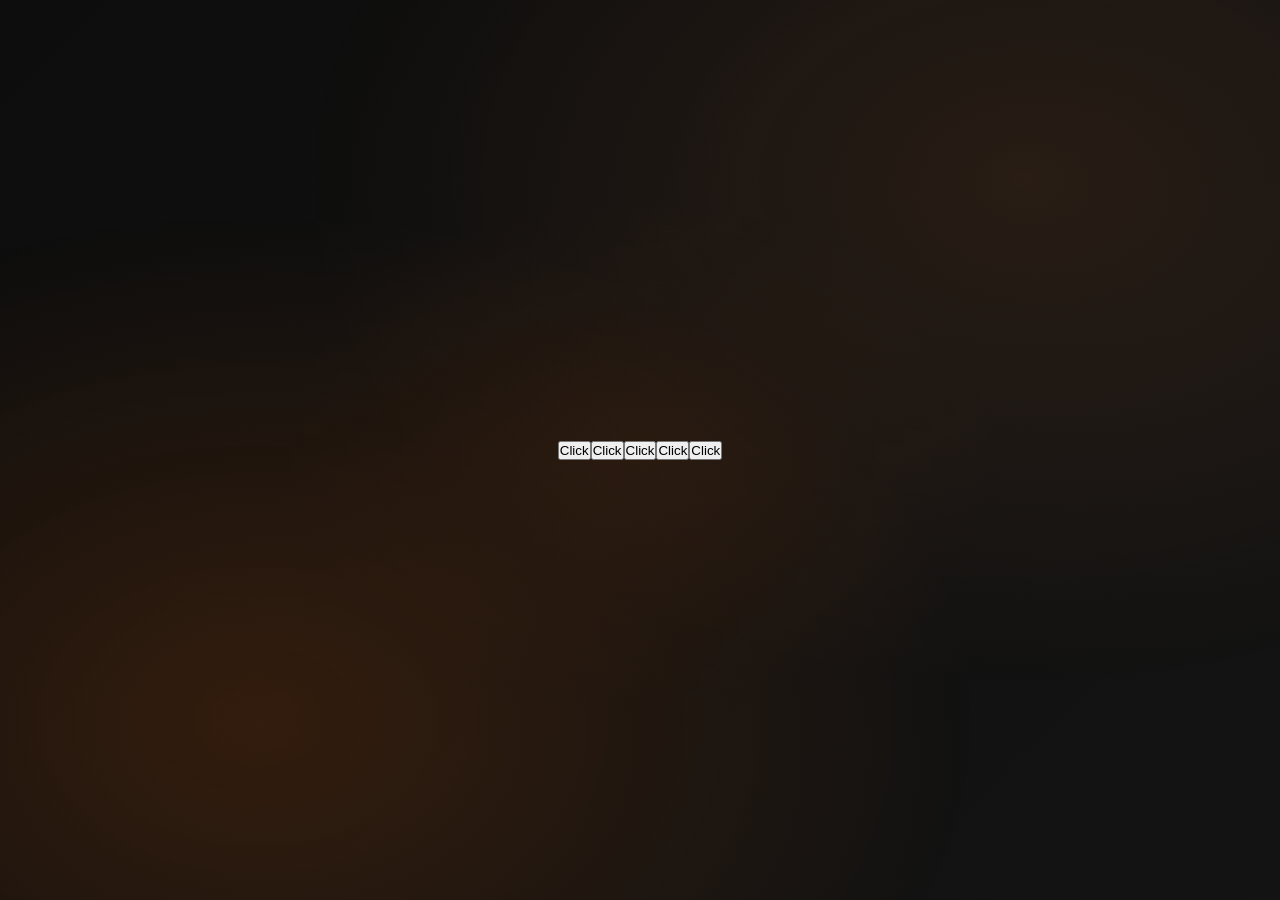
<file: indec.html>
<!DOCTYPE html>
<html lang="en">
<head>
    <meta charset="UTF-8">
    <meta name="viewport" content="width=device-width, initial-scale=1.0">
    <title>Next</title>
    <link rel="stylesheet" href="style.css">
</head>
<body>
    
<button class="bt" id="btt">Click</button>
<button class="bt" id="btt1">Click</button>
<button class="bt"  id="btt2">Click</button>
<button class="bt">Click</button>
<button class="bt">Click</button>
    <script>
      let bt=document.getElementById("btt");


      Object.assign(bt,{
        onclick:function(){
            window.location.href="https://cross-sprint-89961450.figma.site/";
        }
        
        
      })


 let bt1=document.getElementById("btt1");


      Object.assign(bt1,{
        onclick:function(){
            window.location.href="https://most-rabid-03408604.figma.site/";
        }
        
        
      })



 let bt2=document.getElementById("btt2");


      Object.assign(bt2,{
        onclick:function(){
            window.location.href="https://run-blend-29104619.figma.site/";
        }
        
        
      })



      
    </script>
</body>
</html>
</file>
<file: style.css>
/* Xiaomi HyperOS 2.0 Design System - Xiaomi 14 Ultra Style */
* {
    margin: 0;
    padding: 0;
    box-sizing: border-box;
    -webkit-tap-highlight-color: transparent;
}

/* Phone Frame - Xiaomi 14 Ultra Style */
.phone-frame {
    width: 360px;
    height: 720px;
    background: linear-gradient(145deg, #2a2a2a, #1a1a1a, #0d0d0d);
    border-radius: 45px;
    padding: 10px;
    margin: 10px auto;
    box-shadow: 
        0 0 0 3px #3a3a3a,
        0 0 0 6px #1a1a1a,
        0 25px 80px rgba(0, 0, 0, 0.9),
        0 0 120px rgba(255, 105, 0, 0.15),
        inset 0 0 20px rgba(255, 255, 255, 0.05);
    position: relative;
    animation: phoneIn 0.8s var(--spring-bounce) 2.5s both;
}

@keyframes phoneIn {
    0% {
        opacity: 0;
        transform: scale(0.8) translateY(50px);
    }
    100% {
        opacity: 1;
        transform: scale(1) translateY(0);
    }
}

/* Phone Notch - Xiaomi 14 Ultra Punch Hole Style */
.phone-notch {
    position: absolute;
    top: 25px;
    left: 50%;
    transform: translateX(-50%);
    width: 20px;
    height: 20px;
    background: #000;
    border-radius: 50%;
    z-index: 100;
    display: flex;
    align-items: center;
    justify-content: center;
    box-shadow: 
        0 0 0 2px #1a1a1a,
        inset 0 0 4px rgba(0, 0, 0, 0.8);
}

.notch-camera {
    width: 8px;
    height: 8px;
    background: radial-gradient(circle at 30% 30%, #2a2a2a 0%, #000 70%);
    border-radius: 50%;
    box-shadow: inset 0 0 2px rgba(255, 255, 255, 0.1);
}

/* Phone Screen */
.phone-screen {
    width: 100%;
    height: 100%;
    background: linear-gradient(180deg, #0d0d0d 0%, #1a1a1a 100%);
    border-radius: 38px;
    overflow: hidden;
    position: relative;
    display: flex;
    flex-direction: column;
}

/* Xiaomi Status Bar */
.xiaomi-status-bar {
    display: flex;
    justify-content: space-between;
    align-items: center;
    padding: 12px 18px 8px;
    padding-top: 15px;
    background: linear-gradient(180deg, rgba(0,0,0,0.3) 0%, transparent 100%);
}

.status-left .mi-brand-small {
    font-size: 13px;
    font-weight: 700;
    color: var(--xiaomi-orange);
    letter-spacing: 1px;
}

.status-center {
    flex: 1;
    display: flex;
    justify-content: center;
}

.status-right {
    display: flex;
    align-items: center;
    gap: 8px;
}

.status-right .time {
    font-size: 13px;
    font-weight: 600;
    color: var(--xiaomi-text);
}

.status-icon {
    font-size: 11px;
}

/* Home Indicator */
.xiaomi-home-indicator {
    position: absolute;
    bottom: 8px;
    left: 50%;
    transform: translateX(-50%);
    width: 120px;
    height: 5px;
    background: rgba(255, 255, 255, 0.3);
    border-radius: 3px;
}

/* Body Background */
body {
    min-height: 100vh;
    display: flex;
    align-items: center;
    justify-content: center;
    background: linear-gradient(135deg, #0a0a0a 0%, #1a1a1a 50%, #0a0a0a 100%);
    padding: 20px;
}

:root {
    --xiaomi-orange: #FF6900;
    --xiaomi-orange-light: #FF8A3D;
    --xiaomi-dark: #0D0D0D;
    --xiaomi-gray: #1A1A1A;
    --xiaomi-card: #242424;
    --xiaomi-text: #FFFFFF;
    --xiaomi-text-secondary: rgba(255, 255, 255, 0.6);
    --spring-smooth: cubic-bezier(0.4, 0.0, 0.2, 1);
    --spring-bounce: cubic-bezier(0.34, 1.56, 0.64, 1);
}

html {
    scroll-behavior: smooth;
}

body {
    font-family: -apple-system, BlinkMacSystemFont, 'Segoe UI', Roboto, 'MiSans', sans-serif;
    background: linear-gradient(135deg, #0D0D0D 0%, #1A1A1A 50%, #0D0D0D 100%);
    background-size: 400% 400%;
    animation: xiaomiGradient 15s ease infinite;
    min-height: 100vh;
    color: var(--xiaomi-text);
    overflow-x: hidden;
    position: relative;
}

/* Xiaomi Phone Body Animation */
body::before {
    content: '';
    position: fixed;
    top: 0;
    left: 0;
    width: 100%;
    height: 100%;
    background: 
        radial-gradient(ellipse at 20% 80%, rgba(255, 105, 0, 0.15) 0%, transparent 50%),
        radial-gradient(ellipse at 80% 20%, rgba(255, 138, 61, 0.1) 0%, transparent 50%),
        radial-gradient(ellipse at 50% 50%, rgba(255, 105, 0, 0.05) 0%, transparent 40%);
    pointer-events: none;
    z-index: -1;
    animation: xiaomiBgPulse 6s ease-in-out infinite;
}

/* Xiaomi Floating Orbs */
.xiaomi-orb {
    position: fixed;
    border-radius: 50%;
    filter: blur(80px);
    opacity: 0.4;
    pointer-events: none;
    z-index: -1;
}

.xiaomi-orb.orange-1 {
    width: 300px;
    height: 300px;
    background: linear-gradient(135deg, #FF6900, #FF8A3D);
    top: 10%;
    right: -100px;
    animation: xiaomiFloat1 18s ease-in-out infinite;
}

.xiaomi-orb.orange-2 {
    width: 250px;
    height: 250px;
    background: linear-gradient(135deg, #FF8A3D, #FFB347);
    bottom: 20%;
    left: -80px;
    animation: xiaomiFloat2 22s ease-in-out infinite;
}

.xiaomi-orb.orange-3 {
    width: 200px;
    height: 200px;
    background: linear-gradient(135deg, #FF6900, #FF4500);
    bottom: -50px;
    right: 30%;
    animation: xiaomiFloat3 16s ease-in-out infinite;
}

/* Xiaomi Body Animations */
@keyframes xiaomiGradient {
    0% { background-position: 0% 50%; }
    50% { background-position: 100% 50%; }
    100% { background-position: 0% 50%; }
}

@keyframes xiaomiBgPulse {
    0%, 100% { opacity: 0.6; transform: scale(1); }
    50% { opacity: 1; transform: scale(1.05); }
}

/* Remove old body styles that conflict */
body {
    font-family: -apple-system, BlinkMacSystemFont, 'Segoe UI', Roboto, 'MiSans', sans-serif;
    min-height: 100vh;
    color: var(--xiaomi-text);
    overflow-x: hidden;
    position: relative;
}

@keyframes xiaomiFloat1 {
    0%, 100% { transform: translate(0, 0) scale(1); }
    25% { transform: translate(-40px, 30px) scale(1.1); }
    50% { transform: translate(-20px, 60px) scale(0.9); }
    75% { transform: translate(20px, 30px) scale(1.05); }
}

@keyframes xiaomiFloat2 {
    0%, 100% { transform: translate(0, 0) scale(1); }
    33% { transform: translate(50px, -40px) scale(1.15); }
    66% { transform: translate(-30px, 20px) scale(0.95); }
}

@keyframes xiaomiFloat3 {
    0%, 100% { transform: translate(0, 0) scale(1); }
    50% { transform: translate(-40px, -50px) scale(1.1); }
}

/* Xiaomi Splash Screen */
.xiaomi-splash {
    position: fixed;
    inset: 0;
    background: var(--xiaomi-dark);
    display: flex;
    flex-direction: column;
    align-items: center;
    justify-content: center;
    z-index: 10000;
    animation: splashFadeOut 0.6s var(--spring-smooth) 2s forwards;
}

.xiaomi-logo {
    width: 100px;
    height: 100px;
    animation: 
        miLogoIn 0.5s var(--spring-bounce) 0.1s both,
        miLogoPulse 1.5s ease-in-out 0.6s infinite;
}

.mi-logo {
    width: 100%;
    height: 100%;
    filter: drop-shadow(0 0 30px rgba(255, 105, 0, 0.5));
}

.xiaomi-text {
    font-size: 42px;
    font-weight: 500;
    margin-top: 24px;
    letter-spacing: 2px;
    animation: miTextIn 0.4s var(--spring-smooth) 0.4s both;
}

.xiaomi-tagline {
    font-size: 16px;
    color: var(--xiaomi-text-secondary);
    margin-top: 8px;
    letter-spacing: 4px;
    animation: miTextIn 0.4s var(--spring-smooth) 0.6s both;
}

/* Splash Animations */
@keyframes miLogoIn {
    0% {
        opacity: 0;
        transform: scale(0.5) rotate(-15deg);
    }
    60% {
        transform: scale(1.1) rotate(3deg);
    }
    100% {
        opacity: 1;
        transform: scale(1) rotate(0deg);
    }
}

@keyframes miLogoPulse {
    0%, 100% {
        transform: scale(1);
        filter: drop-shadow(0 0 30px rgba(255, 105, 0, 0.5));
    }
    50% {
        transform: scale(1.05);
        filter: drop-shadow(0 0 50px rgba(255, 105, 0, 0.8));
    }
}

@keyframes miTextIn {
    0% {
        opacity: 0;
        transform: translateY(20px);
    }
    100% {
        opacity: 1;
        transform: translateY(0);
    }
}

@keyframes splashFadeOut {
    0% {
        opacity: 1;
        transform: scale(1);
    }
    100% {
        opacity: 0;
        transform: scale(1.1);
        visibility: hidden;
        pointer-events: none;
    }
}

/* Main Container - Now inside phone */
.xiaomi-container {
    display: none;
}

/* Header */
.xiaomi-header {
    display: flex;
    justify-content: space-between;
    align-items: center;
    padding: 16px 8px;
    margin-bottom: 32px;
    animation: headerIn 0.4s var(--spring-smooth) 2.4s both;
}

@keyframes headerIn {
    0% { opacity: 0; transform: translateY(-20px); }
    100% { opacity: 1; transform: translateY(0); }
}

.mi-brand {
    font-size: 24px;
    font-weight: 700;
    color: var(--xiaomi-orange);
    letter-spacing: 1px;
}

.time {
    font-size: 16px;
    font-weight: 500;
    color: var(--xiaomi-text-secondary);
    font-variant-numeric: tabular-nums;
}

/* Button Grid */
.xiaomi-grid {
    display: grid;
    grid-template-columns: repeat(2, 1fr);
    gap: 12px;
    padding: 15px;
    padding-bottom: 30px;
    flex: 1;
    overflow-y: auto;
}

/* Xiaomi Buttons */
.xiaomi-btn {
    display: flex;
    flex-direction: column;
    align-items: center;
    justify-content: center;
    gap: 8px;
    padding: 20px 10px;
    background: var(--xiaomi-card);
    border: none;
    border-radius: 16px;
    color: var(--xiaomi-text);
    cursor: pointer;
    transition: all 0.35s var(--spring-bounce);
    animation: btnIn 0.4s var(--spring-bounce) both;
    will-change: transform;
    min-height: 100px;
}

.xiaomi-btn:nth-child(1) { animation-delay: 2.4s; }
.xiaomi-btn:nth-child(2) { animation-delay: 2.5s; }
.xiaomi-btn:nth-child(3) { animation-delay: 2.6s; }
.xiaomi-btn:nth-child(4) { animation-delay: 2.7s; }
.xiaomi-btn:nth-child(5) { animation-delay: 2.8s; }
.xiaomi-btn:nth-child(6) { animation-delay: 2.9s; }

@keyframes btnIn {
    0% {
        opacity: 0;
        transform: scale(0.8) translateY(20px);
    }
    60% {
        transform: scale(1.05) translateY(-5px);
    }
    100% {
        opacity: 1;
        transform: scale(1) translateY(0);
    }
}

.xiaomi-btn:hover {
    transform: translateY(-4px) scale(1.02);
    background: linear-gradient(135deg, var(--xiaomi-card), rgba(255, 105, 0, 0.1));
    box-shadow: 
        0 12px 30px rgba(0, 0, 0, 0.4),
        0 0 20px rgba(255, 105, 0, 0.2);
}

.xiaomi-btn:active {
    transform: scale(0.95);
}

.btn-icon {
    font-size: 28px;
    transition: transform 0.3s var(--spring-smooth);
}

.xiaomi-btn:hover .btn-icon {
    transform: scale(1.15);
}

.btn-text {
    font-size: 13px;
    font-weight: 500;
    color: var(--xiaomi-text-secondary);
    transition: color 0.3s ease;
    white-space: nowrap;
}

.xiaomi-btn:hover .btn-text {
    color: var(--xiaomi-text);
}

/* Scrollbar */
::-webkit-scrollbar {
    width: 0;
    height: 0;
}

/* Responsive */
@media (max-width: 400px) {
    .xiaomi-grid {
        grid-template-columns: repeat(2, 1fr);
        gap: 12px;
    }
    
    .xiaomi-btn {
        padding: 24px 16px;
    }
    
    .btn-icon {
        font-size: 28px;
    }
    
    .btn-text {
        font-size: 13px;
    }
}
</file>
